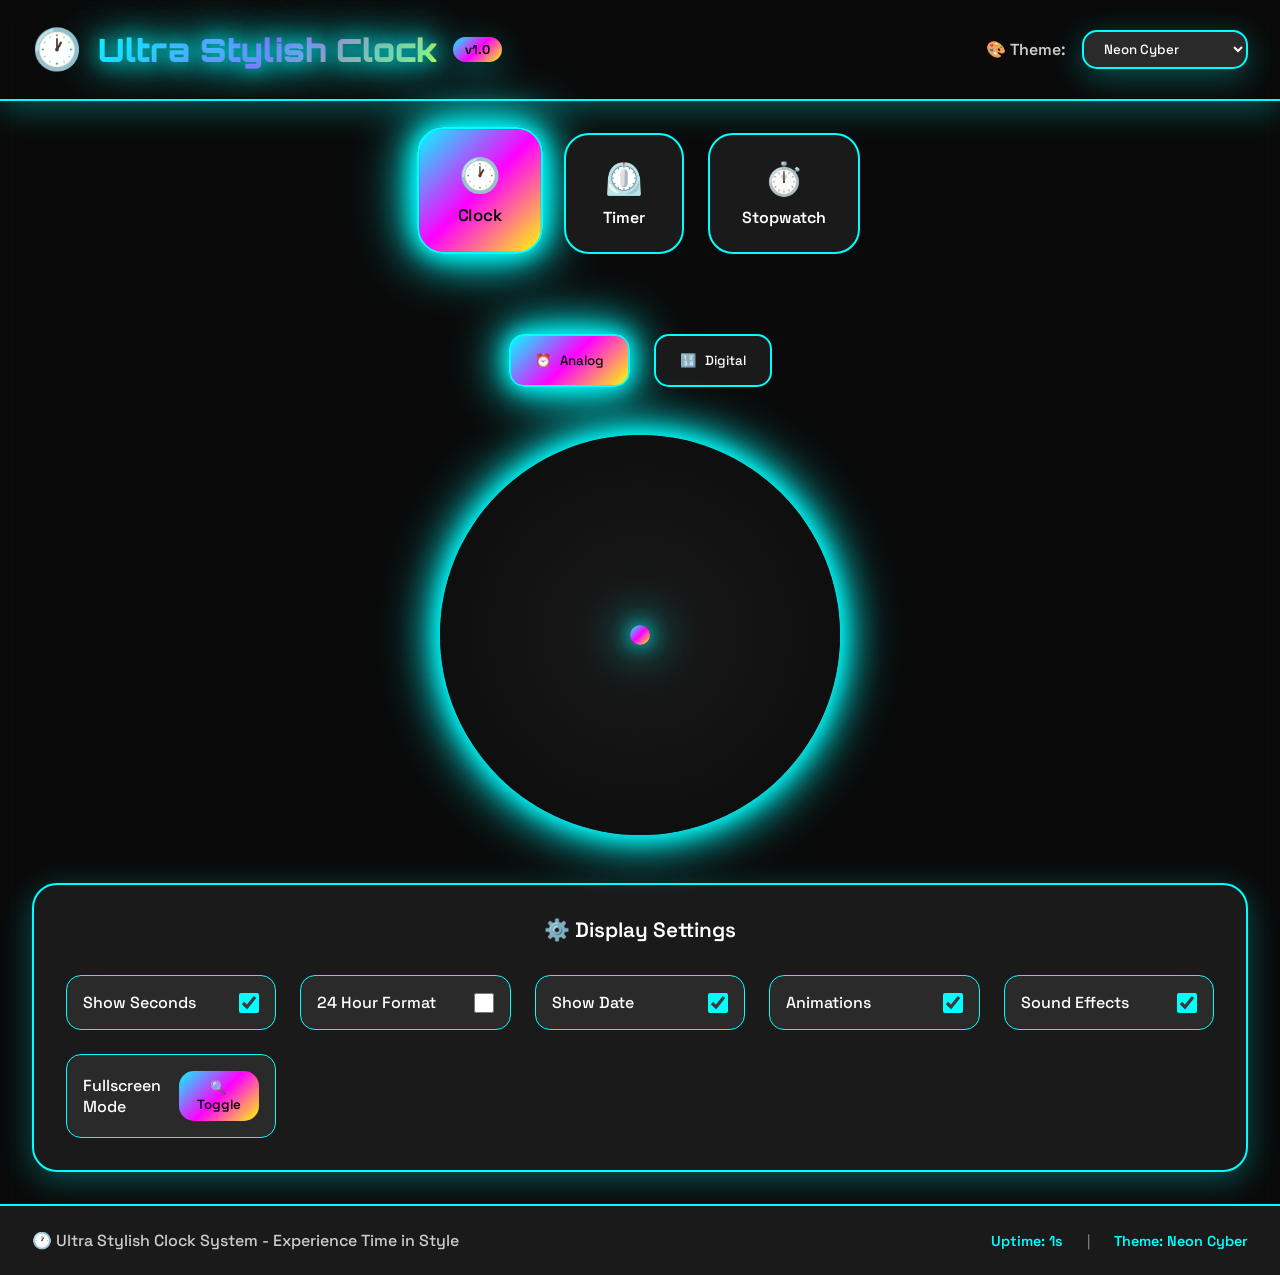
<file: index.html>
<!DOCTYPE html>
<html lang="ja">
<head>
    <meta charset="UTF-8">
    <meta name="viewport" content="width=device-width, initial-scale=1.0">
    <title>🕐 Ultra Stylish Clock System v1.0</title>
    <link rel="stylesheet" href="style.css">
    <link rel="preconnect" href="https://fonts.googleapis.com">
    <link rel="preconnect" href="https://fonts.gstatic.com" crossorigin>
    <link href="https://fonts.googleapis.com/css2?family=Orbitron:wght@400;700;900&family=Space+Grotesk:wght@300;400;500;600;700&display=swap" rel="stylesheet">
</head>
<body>
    <div id="app-container" class="app-container">
        <!-- Header with Theme Selector -->
        <header class="app-header">
            <div class="header-content">
                <div class="brand-title">
                    <span class="title-icon">🕐</span>
                    <h1 class="title-text">Ultra Stylish Clock</h1>
                    <span class="version-badge">v1.0</span>
                </div>
                
                <div class="theme-selector">
                    <label for="theme-select" class="theme-label">🎨 Theme:</label>
                    <select id="theme-select" class="theme-dropdown">
                        <option value="neon">Neon Cyber</option>
                        <option value="aurora">Aurora Borealis</option>
                        <option value="cosmic">Cosmic Space</option>
                        <option value="minimal">Minimal Modern</option>
                        <option value="retro">Retro Synthwave</option>
                        <option value="matrix">Matrix Green</option>
                    </select>
                </div>
            </div>
        </header>

        <!-- Main Content -->
        <main class="main-content">
            <!-- Mode Selector -->
            <section class="mode-selector">
                <button id="clock-mode" class="mode-btn active" data-mode="clock">
                    <span class="mode-icon">🕐</span>
                    <span class="mode-text">Clock</span>
                </button>
                <button id="timer-mode" class="mode-btn" data-mode="timer">
                    <span class="mode-icon">⏲️</span>
                    <span class="mode-text">Timer</span>
                </button>
                <button id="stopwatch-mode" class="mode-btn" data-mode="stopwatch">
                    <span class="mode-icon">⏱️</span>
                    <span class="mode-text">Stopwatch</span>
                </button>
            </section>

            <!-- Clock Display Container -->
            <div class="display-container">
                <!-- Clock Mode -->
                <div id="clock-display" class="display-panel active">
                    <div class="clock-types">
                        <button id="analog-btn" class="type-btn active" data-type="analog">
                            <span class="type-icon">⏰</span>
                            <span>Analog</span>
                        </button>
                        <button id="digital-btn" class="type-btn" data-type="digital">
                            <span class="type-icon">🔢</span>
                            <span>Digital</span>
                        </button>
                    </div>

                    <!-- Analog Clock -->
                    <div id="analog-clock" class="analog-clock active">
                        <canvas id="clock-canvas" width="400" height="400"></canvas>
                        <div class="clock-center"></div>
                    </div>

                    <!-- Digital Clock -->
                    <div id="digital-clock" class="digital-clock">
                        <div class="time-display">
                            <div id="digital-time" class="digital-time">00:00:00</div>
                            <div id="digital-date" class="digital-date">January 1, 2024</div>
                            <div id="digital-day" class="digital-day">Monday</div>
                        </div>
                        <div class="timezone-info">
                            <span id="timezone" class="timezone">JST</span>
                            <span id="ampm" class="ampm">AM</span>
                        </div>
                    </div>
                </div>

                <!-- Timer Mode -->
                <div id="timer-display" class="display-panel">
                    <div class="timer-container">
                        <div class="timer-input-section">
                            <div class="time-inputs">
                                <div class="input-group">
                                    <label>Hours</label>
                                    <input type="number" id="timer-hours" class="time-input" min="0" max="23" value="0">
                                </div>
                                <div class="input-group">
                                    <label>Minutes</label>
                                    <input type="number" id="timer-minutes" class="time-input" min="0" max="59" value="5">
                                </div>
                                <div class="input-group">
                                    <label>Seconds</label>
                                    <input type="number" id="timer-seconds" class="time-input" min="0" max="59" value="0">
                                </div>
                            </div>
                            <div class="timer-presets">
                                <button class="preset-btn" data-time="300">5 min</button>
                                <button class="preset-btn" data-time="600">10 min</button>
                                <button class="preset-btn" data-time="900">15 min</button>
                                <button class="preset-btn" data-time="1800">30 min</button>
                                <button class="preset-btn" data-time="3600">1 hour</button>
                            </div>
                        </div>
                        
                        <div class="timer-display-section">
                            <canvas id="timer-canvas" width="300" height="300"></canvas>
                            <div id="timer-time" class="timer-time">05:00</div>
                            <div id="timer-progress" class="timer-progress">Ready to start</div>
                        </div>
                        
                        <div class="timer-controls">
                            <button id="timer-start" class="control-btn primary">
                                <span class="btn-icon">▶️</span>
                                Start
                            </button>
                            <button id="timer-pause" class="control-btn secondary" disabled>
                                <span class="btn-icon">⏸️</span>
                                Pause
                            </button>
                            <button id="timer-reset" class="control-btn tertiary">
                                <span class="btn-icon">🔄</span>
                                Reset
                            </button>
                        </div>
                    </div>
                </div>

                <!-- Stopwatch Mode -->
                <div id="stopwatch-display" class="display-panel">
                    <div class="stopwatch-container">
                        <div class="stopwatch-display-section">
                            <canvas id="stopwatch-canvas" width="300" height="300"></canvas>
                            <div id="stopwatch-time" class="stopwatch-time">00:00:00</div>
                            <div id="stopwatch-milliseconds" class="stopwatch-milliseconds">.000</div>
                        </div>
                        
                        <div class="stopwatch-controls">
                            <button id="stopwatch-start" class="control-btn primary">
                                <span class="btn-icon">▶️</span>
                                Start
                            </button>
                            <button id="stopwatch-pause" class="control-btn secondary" disabled>
                                <span class="btn-icon">⏸️</span>
                                Pause
                            </button>
                            <button id="stopwatch-lap" class="control-btn tertiary" disabled>
                                <span class="btn-icon">🏃</span>
                                Lap
                            </button>
                            <button id="stopwatch-reset" class="control-btn tertiary">
                                <span class="btn-icon">🔄</span>
                                Reset
                            </button>
                        </div>
                        
                        <div class="lap-times">
                            <h3 class="lap-title">Lap Times</h3>
                            <div id="lap-list" class="lap-list">
                                <div class="no-laps">No lap times recorded</div>
                            </div>
                        </div>
                    </div>
                </div>
            </div>

            <!-- Settings Panel -->
            <section class="settings-panel">
                <h3 class="settings-title">⚙️ Display Settings</h3>
                <div class="settings-grid">
                    <div class="setting-item">
                        <label for="show-seconds">Show Seconds</label>
                        <input type="checkbox" id="show-seconds" class="setting-checkbox" checked>
                    </div>
                    <div class="setting-item">
                        <label for="24-hour">24 Hour Format</label>
                        <input type="checkbox" id="24-hour" class="setting-checkbox">
                    </div>
                    <div class="setting-item">
                        <label for="show-date">Show Date</label>
                        <input type="checkbox" id="show-date" class="setting-checkbox" checked>
                    </div>
                    <div class="setting-item">
                        <label for="animations">Animations</label>
                        <input type="checkbox" id="animations" class="setting-checkbox" checked>
                    </div>
                    <div class="setting-item">
                        <label for="sound-effects">Sound Effects</label>
                        <input type="checkbox" id="sound-effects" class="setting-checkbox" checked>
                    </div>
                    <div class="setting-item">
                        <label for="fullscreen-mode">Fullscreen Mode</label>
                        <button id="fullscreen-toggle" class="fullscreen-btn">🔍 Toggle</button>
                    </div>
                </div>
            </section>
        </main>

        <!-- Footer -->
        <footer class="app-footer">
            <div class="footer-content">
                <p class="footer-text">🕐 Ultra Stylish Clock System - Experience Time in Style</p>
                <div class="footer-stats">
                    <span id="uptime" class="stat">Uptime: 0s</span>
                    <span class="separator">|</span>
                    <span id="theme-info" class="stat">Theme: Neon Cyber</span>
                </div>
            </div>
        </footer>
    </div>

    <!-- Audio Elements for Sound Effects -->
    <audio id="tick-sound" preload="auto">
        <source src="[data-uri]" type="audio/wav">
    </audio>
    <audio id="timer-complete" preload="auto">
        <source src="[data-uri]" type="audio/wav">
    </audio>

    <script src="script.js"></script>
</body>
</html>
</file>
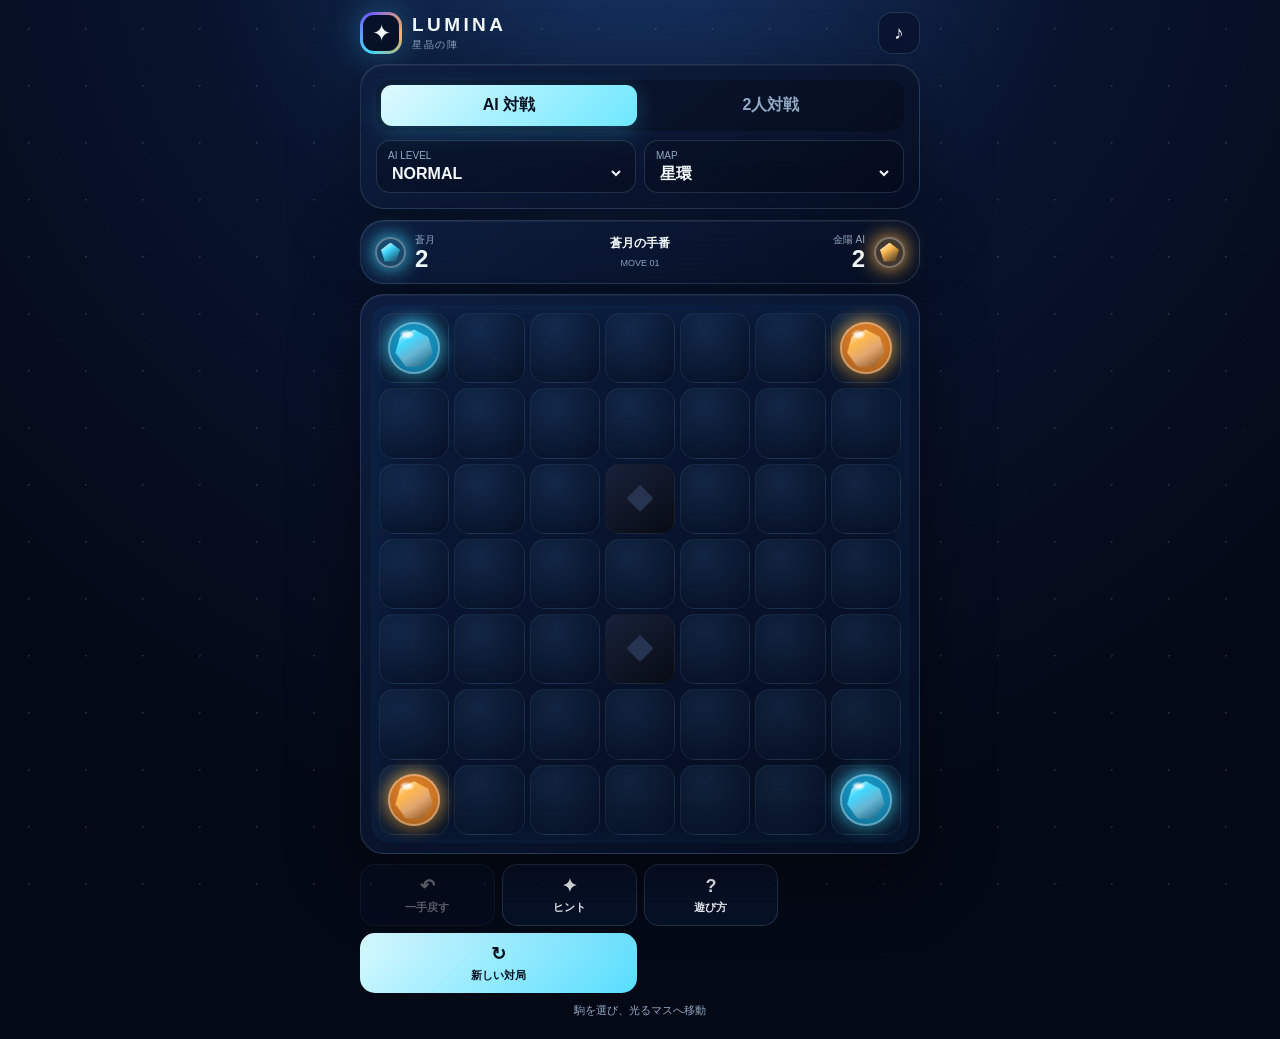
<file: lumina/index.html>
<!doctype html><html lang="ja"><head><meta charset="utf-8"><meta name="viewport" content="width=device-width,initial-scale=1,viewport-fit=cover,user-scalable=no"><meta name="theme-color" content="#050b1d"><title>LUMINA — 星晶の陣</title><style>
:root{color-scheme:dark;--bg:#050b1d;--panel:rgba(10,20,45,.78);--line:rgba(175,225,255,.16);--blue:#42d8ff;--gold:#ffb84d;--ink:#f5fbff;--muted:#91a8c4;font-family:-apple-system,BlinkMacSystemFont,"Hiragino Sans","Noto Sans JP",sans-serif;-webkit-tap-highlight-color:transparent}*{box-sizing:border-box}html,body{margin:0;min-height:100%;background:radial-gradient(circle at 50% -10%,#183666 0,#08132d 34%,#040916 72%);color:var(--ink);overflow-x:hidden}body{min-height:100vh;min-height:100dvh;padding:max(12px,env(safe-area-inset-top)) 12px max(14px,env(safe-area-inset-bottom));display:flex;justify-content:center}.stars,.stars:before,.stars:after{position:fixed;inset:0;pointer-events:none;content:"";background-image:radial-gradient(#fff 1px,transparent 1px);background-size:57px 57px;opacity:.13;animation:drift 26s linear infinite}.stars:before{background-size:91px 91px;transform:translate(15px,22px);opacity:.15;animation-duration:41s}.stars:after{background-size:131px 131px;transform:translate(43px,31px);opacity:.22;animation-duration:59s}@keyframes drift{to{background-position:240px 240px}}button,select{font:inherit}.app{width:min(100%,560px);position:relative;z-index:1}.top{display:flex;align-items:center;justify-content:space-between;margin-bottom:10px}.brand{display:flex;align-items:center;gap:10px}.logo{width:42px;height:42px;border-radius:14px;background:conic-gradient(from 210deg,#45dfff,#735bff,#ffb657,#45dfff);box-shadow:0 0 34px rgba(72,207,255,.35);position:relative}.logo:after{content:"✦";position:absolute;inset:3px;border-radius:11px;display:grid;place-items:center;background:#081228;font-size:23px}.title{font-weight:900;letter-spacing:.18em;font-size:19px}.sub{font-size:10px;color:var(--muted);letter-spacing:.16em;margin-top:2px}.iconbtn{width:42px;height:42px;border:1px solid var(--line);border-radius:14px;background:var(--panel);color:var(--ink);font-size:19px;backdrop-filter:blur(15px)}.panel{border:1px solid var(--line);background:linear-gradient(145deg,rgba(15,31,65,.9),rgba(6,14,34,.88));border-radius:24px;box-shadow:0 24px 70px rgba(0,0,0,.42),inset 0 1px rgba(255,255,255,.06);backdrop-filter:blur(18px)}.setup{padding:15px;margin-bottom:11px}.seg{display:grid;grid-template-columns:1fr 1fr;gap:6px;padding:5px;background:rgba(0,0,0,.25);border-radius:15px}.seg button{border:0;border-radius:11px;padding:10px;color:var(--muted);background:transparent;font-weight:800}.seg button.on{color:#06101f;background:linear-gradient(135deg,#dffaff,#6ee7ff);box-shadow:0 6px 22px rgba(65,210,255,.25)}.opts{display:grid;grid-template-columns:1fr 1fr;gap:8px;margin-top:9px}.select{border:1px solid var(--line);border-radius:14px;padding:9px 11px;background:rgba(0,0,0,.22)}.select span{display:block;color:var(--muted);font-size:10px;margin-bottom:3px}.select select{width:100%;border:0;outline:0;background:transparent;color:var(--ink);font-weight:800}.scorebar{display:grid;grid-template-columns:1fr auto 1fr;align-items:center;padding:12px 14px;margin-bottom:10px}.side{display:flex;align-items:center;gap:9px}.side.r{justify-content:flex-end;text-align:right}.gem{width:31px;height:31px;border-radius:50%;position:relative;box-shadow:inset 0 0 0 2px rgba(255,255,255,.3),0 0 20px currentColor}.gem:before{content:"";position:absolute;inset:6px;clip-path:polygon(50% 0,100% 38%,80% 100%,20% 100%,0 38%);background:linear-gradient(145deg,#fff,currentColor 38%,rgba(0,0,0,.25))}.blue{color:var(--blue);background:rgba(66,216,255,.25)}.gold{color:var(--gold);background:rgba(255,184,77,.25)}.pname{font-size:10px;color:var(--muted)}.num{font-size:24px;font-weight:900;line-height:1}.turn{text-align:center;min-width:112px}.turn b{display:block;font-size:12px}.turn span{font-size:9px;color:var(--muted)}.thinking:after{content:"…";animation:dots 1s steps(4,end) infinite}@keyframes dots{0%{clip-path:inset(0 100% 0 0)}to{clip-path:inset(0)}}.boardwrap{padding:10px;position:relative}.board{aspect-ratio:1;display:grid;grid-template-columns:repeat(7,1fr);gap:5px;padding:8px;border-radius:20px;background:linear-gradient(145deg,#0b1b3c,#050c1d);box-shadow:inset 0 0 40px rgba(42,132,211,.16)}.cell{position:relative;border:1px solid rgba(149,210,255,.1);border-radius:15px;background:radial-gradient(circle at 35% 25%,rgba(101,187,255,.11),rgba(5,14,34,.78));padding:0;min-width:0;overflow:visible}.cell:active{transform:scale(.94)}.cell.block{background:linear-gradient(145deg,#18213a,#070b14);border-color:rgba(255,255,255,.04)}.cell.block:after{content:"◆";position:absolute;inset:0;display:grid;place-items:center;color:#263451;font-size:clamp(15px,5vw,28px);text-shadow:0 1px rgba(255,255,255,.1)}.piece{position:absolute;inset:12%;border-radius:50%;transform:translateZ(0);animation:pop .23s cubic-bezier(.2,1.5,.4,1);box-shadow:inset 0 0 0 2px rgba(255,255,255,.34),inset 0 -7px 12px rgba(0,0,0,.2),0 7px 15px rgba(0,0,0,.36),0 0 18px currentColor}.piece:before{content:"";position:absolute;inset:14%;clip-path:polygon(50% 0,88% 20%,100% 62%,72% 100%,28% 100%,0 62%,12% 20%);background:linear-gradient(145deg,#fff 0,currentColor 31%,rgba(255,255,255,.35) 58%,rgba(0,0,0,.3) 100%)}.piece:after{content:"";position:absolute;left:25%;top:17%;width:22%;height:13%;border-radius:50%;background:#fff;filter:blur(1px);opacity:.85}.piece.b{color:var(--blue);background:#168fbd}.piece.g{color:var(--gold);background:#d47925}@keyframes pop{from{transform:scale(.1) rotate(-50deg);opacity:0}to{transform:scale(1)}}.cell.selected{outline:2px solid #fff;outline-offset:2px;z-index:2}.cell.legal:before{content:"";position:absolute;inset:32%;border-radius:50%;background:rgba(127,237,255,.7);box-shadow:0 0 18px #49dfff;animation:pulse 1s infinite}.cell.jump:before{background:transparent;border:2px solid rgba(255,215,129,.9);box-shadow:0 0 16px #ffb84d}.cell.hint{animation:hint .7s 2}@keyframes pulse{50%{transform:scale(.65);opacity:.45}}@keyframes hint{50%{box-shadow:inset 0 0 0 4px #fff,0 0 28px #fff}}.flash{position:absolute;inset:0;pointer-events:none;overflow:hidden;border-radius:24px}.spark{position:absolute;width:6px;height:6px;border-radius:50%;background:#fff;box-shadow:0 0 11px currentColor;animation:fly .65s ease-out forwards}@keyframes fly{to{transform:translate(var(--x),var(--y)) scale(0);opacity:0}}.controls{display:grid;grid-template-columns:repeat(4,1fr);gap:7px;margin-top:10px}.ctl{border:1px solid var(--line);border-radius:15px;background:var(--panel);color:var(--ink);padding:10px 4px;font-weight:800;font-size:11px}.ctl span{display:block;font-size:18px;margin-bottom:3px}.ctl:disabled{opacity:.35}.primary{grid-column:span 2;background:linear-gradient(135deg,#d7f9ff,#57ddff);color:#06101f;border:0}.status{text-align:center;margin:10px 0 5px;font-size:11px;color:var(--muted);min-height:17px}.modal{position:fixed;inset:0;z-index:20;background:rgba(1,4,12,.78);backdrop-filter:blur(14px);display:none;align-items:center;justify-content:center;padding:18px}.modal.show{display:flex}.card{width:min(100%,460px);max-height:85vh;overflow:auto;padding:23px}.card h2{margin:0 0 8px;font-size:25px}.card p,.card li{color:#b5c6da;line-height:1.65;font-size:13px}.card ol{padding-left:20px}.close{width:100%;padding:13px;border:0;border-radius:14px;background:linear-gradient(135deg,#dffaff,#68e4ff);color:#071126;font-weight:900}.result{text-align:center}.result .big{font-size:58px;margin:8px}.result h2{font-size:29px}.stats{display:grid;grid-template-columns:repeat(3,1fr);gap:6px;margin:16px 0}.stat{padding:10px 4px;border-radius:12px;background:rgba(255,255,255,.06)}.stat b{display:block;font-size:20px}.stat span{font-size:9px;color:var(--muted)}@media(max-height:720px){.setup{padding:9px}.opts{display:none}.boardwrap{padding:7px}.controls{margin-top:7px}.ctl{padding:7px 3px}.scorebar{padding:8px 12px}.top{margin-bottom:7px}.logo{width:36px;height:36px}.title{font-size:17px}}@media(prefers-reduced-motion:reduce){*,*:before,*:after{animation-duration:.001ms!important;animation-iteration-count:1!important}}
</style></head><body><div class="stars"></div><main class="app"><header class="top"><div class="brand"><div class="logo"></div><div><div class="title">LUMINA</div><div class="sub">星晶の陣</div></div></div><button class="iconbtn" id="sound" aria-label="サウンド">♪</button></header><section class="panel setup"><div class="seg"><button id="aiBtn" class="on">AI 対戦</button><button id="duoBtn">2人対戦</button></div><div class="opts"><label class="select"><span>AI LEVEL</span><select id="level"><option value="1">EASY</option><option value="2" selected>NORMAL</option><option value="3">HARD</option></select></label><label class="select"><span>MAP</span><select id="map"><option value="0">星環</option><option value="1">十字星</option><option value="2">双月</option></select></label></div></section><section class="panel scorebar"><div class="side"><div class="gem blue"></div><div><div class="pname">蒼月</div><div class="num" id="blueScore">2</div></div></div><div class="turn"><b id="turnText">蒼月の手番</b><span id="moveText">MOVE 01</span></div><div class="side r"><div><div class="pname" id="goldName">金陽 AI</div><div class="num" id="goldScore">2</div></div><div class="gem gold"></div></div></section><section class="panel boardwrap"><div class="board" id="board"></div><div class="flash" id="flash"></div></section><div class="controls"><button class="ctl" id="undo"><span>↶</span>一手戻す</button><button class="ctl" id="hint"><span>✦</span>ヒント</button><button class="ctl" id="rules"><span>?</span>遊び方</button><button class="ctl primary" id="restart"><span>↻</span>新しい対局</button></div><div class="status" id="status">駒を選び、光るマスへ移動</div></main><div class="modal" id="ruleModal"><div class="panel card"><h2>遊び方</h2><p>盤面を自分の光で満たす、短時間型の戦略ゲームです。</p><ol><li>自分の駒をタップします。</li><li><b>隣のマス</b>へ進むと、元の駒を残して増殖します。</li><li><b>2マス先</b>へ進むと、元の駒を消して跳躍します。</li><li>着地した駒の周囲8マスにある敵駒は、すべて味方へ反転します。</li><li>両者が動けないか盤面が埋まると終了。駒が多い側の勝利です。</li></ol><button class="close">対局へ戻る</button></div></div><div class="modal" id="resultModal"><div class="panel card result"><div class="big" id="resultIcon">✦</div><h2 id="resultTitle">勝利</h2><p id="resultText"></p><div class="stats"><div class="stat"><b id="wins">0</b><span>WIN</span></div><div class="stat"><b id="games">0</b><span>GAMES</span></div><div class="stat"><b id="streak">0</b><span>STREAK</span></div></div><button class="close" id="again">もう一度対戦</button></div></div><script>
(()=>{'use strict';const N=7,B=1,G=2,X=-1,MAPS=[[17,31],[9,11,23,25,37,39],[3,21,27,45]],$=s=>document.querySelector(s),boardEl=$('#board'),statusEl=$('#status'),turnEl=$('#turnText'),moveEl=$('#moveText'),bs=$('#blueScore'),gs=$('#goldScore');let board=[],turn=B,selected=-1,mode='ai',busy=false,moveNo=1,history=[],soundOn=true,audio=null,musicTimer=null,stats={wins:0,games:0,streak:0};try{stats=JSON.parse(localStorage.getItem('luminaStats')||JSON.stringify(stats))}catch(e){};function fresh(){board=Array(49).fill(0);board[0]=B;board[48]=B;board[6]=G;board[42]=G;for(const i of MAPS[+$('#map').value])board[i]=X;turn=B;selected=-1;busy=false;moveNo=1;history=[];render();statusEl.textContent='駒を選び、光るマスへ移動';$('#resultModal').classList.remove('show')}function xy(i){return[i%N,(i/N)|0]}function dist(a,b){const[x,y]=xy(a),[u,v]=xy(b);return Math.max(Math.abs(x-u),Math.abs(y-v))}function moves(p,b=board){const out=[];for(let i=0;i<49;i++)if(b[i]===p){const[x,y]=xy(i);for(let dy=-2;dy<=2;dy++)for(let dx=-2;dx<=2;dx++){const d=Math.max(Math.abs(dx),Math.abs(dy)),u=x+dx,v=y+dy,j=v*N+u;if(d&&d<=2&&u>=0&&u<N&&v>=0&&v<N&&b[j]===0)out.push([i,j,d])}}return out}function legalFrom(i){return moves(turn).filter(m=>m[0]===i)}function apply(m,b=board,p=turn){const[a,z,d]=m,n=b.slice();if(d===2)n[a]=0;n[z]=p;const[x,y]=xy(z);for(let dy=-1;dy<=1;dy++)for(let dx=-1;dx<=1;dx++){const u=x+dx,v=y+dy,j=v*N+u;if(u>=0&&u<N&&v>=0&&v<N&&n[j]>0&&n[j]!==p)n[j]=p}return n}function count(p,b=board){return b.reduce((n,v)=>n+(v===p),0)}function render(){boardEl.innerHTML='';const legal=selected>=0?legalFrom(selected):[];for(let i=0;i<49;i++){const c=document.createElement('button');c.className='cell';c.dataset.i=i;if(board[i]===X)c.classList.add('block');if(i===selected)c.classList.add('selected');const m=legal.find(x=>x[1]===i);if(m)c.classList.add('legal',m[2]===2?'jump':'clone');if(board[i]>0){const p=document.createElement('i');p.className='piece '+(board[i]===B?'b':'g');c.append(p)}c.onclick=()=>tap(i);boardEl.append(c)}bs.textContent=count(B);gs.textContent=count(G);turnEl.textContent=(turn===B?'蒼月':'金陽')+'の手番';moveEl.textContent='MOVE '+String(moveNo).padStart(2,'0');$('#goldName').textContent=mode==='ai'?'金陽 AI':'金陽';$('#undo').disabled=!history.length||busy;$('#hint').disabled=busy||turn===G&&mode==='ai'}function tap(i){wake();if(busy||board[i]===X)return;if(selected>=0){const m=legalFrom(selected).find(x=>x[1]===i);if(m){doMove(m);return}}if(board[i]===turn){selected=selected===i?-1:i;tone(520,.045,'sine',.035);render()}else{selected=-1;render()}}function doMove(m){history.push({board:board.slice(),turn,moveNo});board=apply(m);selected=-1;sparks(m[1],turn);tone(m[2]===1?760:430,.1,m[2]===1?'triangle':'sine',.07);setTimeout(()=>tone(980,.08,'sine',.035),60);turn=turn===B?G:B;moveNo++;render();next()}function next(){const cur=moves(turn);const other=moves(turn===B?G:B);if(!cur.length){if(!other.length||!board.includes(0)){finish();return}statusEl.textContent=(turn===B?'蒼月':'金陽')+'は動けないためパス';turn=turn===B?G:B;moveNo++;render();setTimeout(next,500);return}if(!board.includes(0)){finish();return}if(mode==='ai'&&turn===G){busy=true;turnEl.classList.add('thinking');statusEl.textContent='AIが星の流れを読んでいます';render();setTimeout(aiMove,280)}else statusEl.textContent='駒を選び、光るマスへ移動'}function evalBoard(b,p){const o=p===B?G:B;let s=(count(p,b)-count(o,b))*12+(moves(p,b).length-moves(o,b).length)*.7;for(let i=0;i<49;i++)if(b[i]===p){const[x,y]=xy(i);if((x===0||x===6)&&(y===0||y===6))s+=3;if(x===0||x===6||y===0||y===6)s+=.8}return s}function aiMove(){const ms=moves(G);let pick=ms[(Math.random()*ms.length)|0],lvl=+$('#level').value;if(lvl>1){let best=-1e9;for(const m of ms){const b=apply(m,board,G);let v=evalBoard(b,G);if(lvl===3){const replies=moves(B,b);if(replies.length){let worst=1e9;for(const r of replies){const b2=apply(r,b,B);let rv=evalBoard(b2,G);const coun=moves(G,b2);if(coun.length){let mx=-1e9;for(const q of coun)mx=Math.max(mx,evalBoard(apply(q,b2,G),G));rv=rv*.55+mx*.45}worst=Math.min(worst,rv)}v=v*.45+worst*.55}}v+=Math.random()*(lvl===2?4:.08);if(v>best){best=v;pick=m}}}busy=false;turnEl.classList.remove('thinking');doMove(pick)}function undo(){if(!history.length)return;let h=history.pop();if(mode==='ai'&&h.turn===G&&history.length)h=history.pop();board=h.board;turn=h.turn;moveNo=h.moveNo;selected=-1;busy=false;turnEl.classList.remove('thinking');tone(300,.08,'sine',.05);render();statusEl.textContent='一手戻しました'}function hint(){const ms=moves(turn);if(!ms.length)return;let best=ms[0],v=-1e9;for(const m of ms){const q=evalBoard(apply(m),turn);if(q>v){v=q;best=m}}selected=best[0];render();const el=boardEl.children[best[1]];el.classList.add('hint');statusEl.textContent='白く光るマスがおすすめ';tone(880,.13,'triangle',.05)}function finish(){busy=false;const b=count(B),g=count(G),win=b>g,draw=b===g;stats.games++;if(mode==='ai'){if(win){stats.wins++;stats.streak++}else stats.streak=0}try{localStorage.setItem('luminaStats',JSON.stringify(stats))}catch(e){};$('#wins').textContent=stats.wins;$('#games').textContent=stats.games;$('#streak').textContent=stats.streak;$('#resultIcon').textContent=draw?'◇':win?'✦':'◆';$('#resultTitle').textContent=draw?'引き分け':win?'蒼月の勝利':'金陽の勝利';$('#resultText').textContent=`最終スコア　蒼月 ${b} — ${g} 金陽`;$('#resultModal').classList.add('show');tone(win?1040:260,.35,win?'triangle':'sine',.08);if(win)setTimeout(()=>tone(1320,.45,'sine',.05),120)}function sparks(i,p){const r=boardEl.children[i].getBoundingClientRect(),f=$('#flash').getBoundingClientRect(),cx=r.left-f.left+r.width/2,cy=r.top-f.top+r.height/2;for(let k=0;k<14;k++){const s=document.createElement('i'),a=Math.random()*Math.PI*2,d=25+Math.random()*55;s.className='spark';s.style.left=cx+'px';s.style.top=cy+'px';s.style.color=p===B?'#42d8ff':'#ffb84d';s.style.setProperty('--x',Math.cos(a)*d+'px');s.style.setProperty('--y',Math.sin(a)*d+'px');$('#flash').append(s);setTimeout(()=>s.remove(),700)}}function wake(){if(!soundOn)return;if(!audio)audio=new(window.AudioContext||window.webkitAudioContext)();if(audio.state==='suspended')audio.resume();if(!musicTimer){musicTimer=setInterval(()=>{if(!soundOn||!audio)return;const n=[174,220,261,329][(Date.now()/2400|0)%4];tone(n,1.7,'sine',.008)},2400)}}function tone(freq,d,type='sine',vol=.04){if(!soundOn)return;wake();const o=audio.createOscillator(),g=audio.createGain();o.type=type;o.frequency.value=freq;g.gain.setValueAtTime(0.0001,audio.currentTime);g.gain.exponentialRampToValueAtTime(vol,audio.currentTime+.015);g.gain.exponentialRampToValueAtTime(.0001,audio.currentTime+d);o.connect(g).connect(audio.destination);o.start();o.stop(audio.currentTime+d+.03)}$('#aiBtn').onclick=()=>{mode='ai';$('#aiBtn').classList.add('on');$('#duoBtn').classList.remove('on');fresh()};$('#duoBtn').onclick=()=>{mode='duo';$('#duoBtn').classList.add('on');$('#aiBtn').classList.remove('on');fresh()};$('#map').onchange=fresh;$('#restart').onclick=fresh;$('#undo').onclick=undo;$('#hint').onclick=hint;$('#rules').onclick=()=>$('#ruleModal').classList.add('show');$('#ruleModal .close').onclick=()=>$('#ruleModal').classList.remove('show');$('#again').onclick=fresh;$('#sound').onclick=()=>{soundOn=!soundOn;$('#sound').textContent=soundOn?'♪':'×';if(soundOn){wake();tone(700,.08)}else if(audio)audio.suspend()};document.addEventListener('visibilitychange',()=>{if(audio&&document.hidden)audio.suspend()});fresh()})();
</script></body></html>
</file>
<file: style.css>
/* Ultra Stylish Clock System - Professional Styling */

:root {
    /* Base Colors */
    --bg-primary: #0a0a0a;
    --bg-secondary: #1a1a1a;
    --bg-tertiary: #2a2a2a;
    --text-primary: #ffffff;
    --text-secondary: #cccccc;
    --text-accent: #888888;
    
    /* Theme Colors - Neon Cyber (Default) */
    --theme-primary: #00ffff;
    --theme-secondary: #ff00ff;
    --theme-accent: #ffff00;
    --theme-gradient: linear-gradient(135deg, #00ffff 0%, #ff00ff 50%, #ffff00 100%);
    --theme-glow: 0 0 20px #00ffff, 0 0 40px #00ffff, 0 0 60px #00ffff;
    --theme-shadow: 0 8px 32px rgba(0, 255, 255, 0.3);
    
    /* Layout */
    --border-radius: 15px;
    --border-radius-lg: 25px;
    --spacing-xs: 8px;
    --spacing-sm: 16px;
    --spacing-md: 24px;
    --spacing-lg: 32px;
    --spacing-xl: 48px;
    
    /* Fonts */
    --font-primary: 'Space Grotesk', sans-serif;
    --font-mono: 'Orbitron', monospace;
    
    /* Animations */
    --transition-fast: 0.2s ease;
    --transition-smooth: 0.4s cubic-bezier(0.4, 0, 0.2, 1);
    --transition-bounce: 0.6s cubic-bezier(0.68, -0.55, 0.265, 1.55);
}

/* Theme Variations */
.theme-aurora {
    --theme-primary: #00ff88;
    --theme-secondary: #88ff00;
    --theme-accent: #0088ff;
    --theme-gradient: linear-gradient(135deg, #00ff88 0%, #88ff00 50%, #0088ff 100%);
    --theme-glow: 0 0 20px #00ff88, 0 0 40px #00ff88, 0 0 60px #00ff88;
    --theme-shadow: 0 8px 32px rgba(0, 255, 136, 0.3);
}

.theme-cosmic {
    --theme-primary: #8a2be2;
    --theme-secondary: #ff1493;
    --theme-accent: #ffd700;
    --theme-gradient: linear-gradient(135deg, #8a2be2 0%, #ff1493 50%, #ffd700 100%);
    --theme-glow: 0 0 20px #8a2be2, 0 0 40px #8a2be2, 0 0 60px #8a2be2;
    --theme-shadow: 0 8px 32px rgba(138, 43, 226, 0.3);
}

.theme-minimal {
    --bg-primary: #f8f9fa;
    --bg-secondary: #e9ecef;
    --bg-tertiary: #dee2e6;
    --text-primary: #212529;
    --text-secondary: #495057;
    --text-accent: #6c757d;
    --theme-primary: #007bff;
    --theme-secondary: #6c757d;
    --theme-accent: #28a745;
    --theme-gradient: linear-gradient(135deg, #007bff 0%, #6c757d 50%, #28a745 100%);
    --theme-glow: 0 0 20px rgba(0, 123, 255, 0.3);
    --theme-shadow: 0 8px 32px rgba(0, 123, 255, 0.2);
}

.theme-retro {
    --theme-primary: #ff0080;
    --theme-secondary: #00ff80;
    --theme-accent: #8000ff;
    --theme-gradient: linear-gradient(135deg, #ff0080 0%, #00ff80 50%, #8000ff 100%);
    --theme-glow: 0 0 20px #ff0080, 0 0 40px #ff0080, 0 0 60px #ff0080;
    --theme-shadow: 0 8px 32px rgba(255, 0, 128, 0.3);
}

.theme-matrix {
    --theme-primary: #00ff00;
    --theme-secondary: #40ff40;
    --theme-accent: #80ff80;
    --theme-gradient: linear-gradient(135deg, #00ff00 0%, #40ff40 50%, #80ff80 100%);
    --theme-glow: 0 0 20px #00ff00, 0 0 40px #00ff00, 0 0 60px #00ff00;
    --theme-shadow: 0 8px 32px rgba(0, 255, 0, 0.3);
}

/* Base Styles */
* {
    margin: 0;
    padding: 0;
    box-sizing: border-box;
}

body {
    font-family: var(--font-primary);
    background: var(--bg-primary);
    color: var(--text-primary);
    min-height: 100vh;
    overflow-x: hidden;
    position: relative;
}

body::before {
    content: '';
    position: fixed;
    top: 0;
    left: 0;
    width: 100%;
    height: 100%;
    background: 
        radial-gradient(circle at 20% 50%, var(--theme-primary)20, transparent 40%),
        radial-gradient(circle at 80% 20%, var(--theme-secondary)20, transparent 40%),
        radial-gradient(circle at 40% 80%, var(--theme-accent)20, transparent 40%);
    opacity: 0.05;
    z-index: -1;
    animation: backgroundPulse 8s ease-in-out infinite;
}

@keyframes backgroundPulse {
    0%, 100% { opacity: 0.05; }
    50% { opacity: 0.1; }
}

/* App Container */
.app-container {
    min-height: 100vh;
    display: flex;
    flex-direction: column;
    backdrop-filter: blur(10px);
}

/* Header */
.app-header {
    background: linear-gradient(135deg, var(--bg-secondary)80, var(--bg-tertiary)20);
    border-bottom: 2px solid var(--theme-primary);
    padding: var(--spacing-md) var(--spacing-lg);
    box-shadow: var(--theme-shadow);
    position: relative;
    overflow: hidden;
}

.app-header::before {
    content: '';
    position: absolute;
    top: 0;
    left: -100%;
    width: 100%;
    height: 100%;
    background: var(--theme-gradient);
    opacity: 0.1;
    animation: headerShine 3s ease-in-out infinite;
}

@keyframes headerShine {
    0% { left: -100%; }
    50% { left: 0%; }
    100% { left: 100%; }
}

.header-content {
    display: flex;
    justify-content: space-between;
    align-items: center;
    position: relative;
    z-index: 1;
}

.brand-title {
    display: flex;
    align-items: center;
    gap: var(--spacing-sm);
}

.title-icon {
    font-size: 2.5rem;
    filter: drop-shadow(var(--theme-glow));
    animation: iconFloat 3s ease-in-out infinite;
}

@keyframes iconFloat {
    0%, 100% { transform: translateY(0px) rotate(0deg); }
    50% { transform: translateY(-5px) rotate(5deg); }
}

.title-text {
    font-family: var(--font-mono);
    font-size: 2rem;
    font-weight: 900;
    background: var(--theme-gradient);
    -webkit-background-clip: text;
    -webkit-text-fill-color: transparent;
    background-clip: text;
    text-shadow: var(--theme-glow);
}

.version-badge {
    background: var(--theme-gradient);
    color: var(--bg-primary);
    padding: 4px 12px;
    border-radius: var(--border-radius);
    font-size: 0.8rem;
    font-weight: 700;
    box-shadow: var(--theme-shadow);
}

.theme-selector {
    display: flex;
    align-items: center;
    gap: var(--spacing-sm);
}

.theme-label {
    font-weight: 600;
    color: var(--text-secondary);
}

.theme-dropdown {
    background: var(--bg-tertiary);
    border: 2px solid var(--theme-primary);
    border-radius: var(--border-radius);
    color: var(--text-primary);
    padding: var(--spacing-xs) var(--spacing-sm);
    font-family: var(--font-primary);
    font-weight: 500;
    cursor: pointer;
    transition: var(--transition-smooth);
    box-shadow: var(--theme-shadow);
}

.theme-dropdown:focus {
    outline: none;
    border-color: var(--theme-secondary);
    box-shadow: var(--theme-glow);
}

/* Main Content */
.main-content {
    flex: 1;
    padding: var(--spacing-lg);
    display: flex;
    flex-direction: column;
    gap: var(--spacing-xl);
}

/* Mode Selector */
.mode-selector {
    display: flex;
    justify-content: center;
    gap: var(--spacing-md);
    margin-bottom: var(--spacing-lg);
}

.mode-btn {
    background: var(--bg-secondary);
    border: 2px solid var(--theme-primary);
    border-radius: var(--border-radius-lg);
    padding: var(--spacing-md) var(--spacing-lg);
    color: var(--text-primary);
    font-family: var(--font-primary);
    font-weight: 600;
    cursor: pointer;
    transition: var(--transition-bounce);
    display: flex;
    flex-direction: column;
    align-items: center;
    gap: var(--spacing-xs);
    min-width: 120px;
    position: relative;
    overflow: hidden;
}

.mode-btn::before {
    content: '';
    position: absolute;
    top: 0;
    left: -100%;
    width: 100%;
    height: 100%;
    background: var(--theme-gradient);
    opacity: 0;
    transition: var(--transition-smooth);
}

.mode-btn:hover::before {
    left: 0;
    opacity: 0.1;
}

.mode-btn:hover {
    transform: translateY(-3px);
    box-shadow: var(--theme-glow);
    border-color: var(--theme-secondary);
}

.mode-btn.active {
    background: var(--theme-gradient);
    color: var(--bg-primary);
    transform: translateY(-3px) scale(1.05);
    box-shadow: var(--theme-glow);
}

.mode-icon {
    font-size: 2rem;
    display: block;
}

.mode-text {
    font-size: 1rem;
    position: relative;
    z-index: 1;
}

/* Display Container */
.display-container {
    flex: 1;
    display: flex;
    justify-content: center;
    align-items: center;
    position: relative;
}

.display-panel {
    display: none;
    width: 100%;
    max-width: 800px;
    margin: 0 auto;
}

.display-panel.active {
    display: block;
    animation: fadeInUp 0.5s ease-out;
}

@keyframes fadeInUp {
    from {
        opacity: 0;
        transform: translateY(30px);
    }
    to {
        opacity: 1;
        transform: translateY(0);
    }
}

/* Clock Types */
.clock-types {
    display: flex;
    justify-content: center;
    gap: var(--spacing-md);
    margin-bottom: var(--spacing-xl);
}

.type-btn {
    background: var(--bg-secondary);
    border: 2px solid var(--theme-primary);
    border-radius: var(--border-radius);
    padding: var(--spacing-sm) var(--spacing-md);
    color: var(--text-primary);
    font-family: var(--font-primary);
    font-weight: 500;
    cursor: pointer;
    transition: var(--transition-smooth);
    display: flex;
    align-items: center;
    gap: var(--spacing-xs);
}

.type-btn:hover {
    background: var(--theme-primary);
    color: var(--bg-primary);
    transform: translateY(-2px);
}

.type-btn.active {
    background: var(--theme-gradient);
    color: var(--bg-primary);
    box-shadow: var(--theme-glow);
}

/* Analog Clock */
.analog-clock {
    display: none;
    position: relative;
    display: flex;
    justify-content: center;
    align-items: center;
}

.analog-clock.active {
    display: flex;
}

#clock-canvas {
    border-radius: 50%;
    box-shadow: var(--theme-glow);
    background: radial-gradient(circle, var(--bg-secondary) 0%, var(--bg-primary) 100%);
}

.clock-center {
    position: absolute;
    width: 20px;
    height: 20px;
    background: var(--theme-gradient);
    border-radius: 50%;
    z-index: 10;
    box-shadow: var(--theme-glow);
}

/* Digital Clock */
.digital-clock {
    display: none;
    text-align: center;
    padding: var(--spacing-xl);
    background: var(--bg-secondary);
    border-radius: var(--border-radius-lg);
    border: 2px solid var(--theme-primary);
    box-shadow: var(--theme-shadow);
}

.digital-clock.active {
    display: block;
}

.time-display {
    margin-bottom: var(--spacing-lg);
}

.digital-time {
    font-family: var(--font-mono);
    font-size: 4rem;
    font-weight: 900;
    background: var(--theme-gradient);
    -webkit-background-clip: text;
    -webkit-text-fill-color: transparent;
    background-clip: text;
    text-shadow: var(--theme-glow);
    margin-bottom: var(--spacing-sm);
    animation: digitPulse 2s ease-in-out infinite;
}

@keyframes digitPulse {
    0%, 100% { transform: scale(1); }
    50% { transform: scale(1.02); }
}

.digital-date {
    font-size: 1.5rem;
    font-weight: 600;
    color: var(--text-secondary);
    margin-bottom: var(--spacing-xs);
}

.digital-day {
    font-size: 1.2rem;
    color: var(--theme-primary);
    font-weight: 500;
}

.timezone-info {
    display: flex;
    justify-content: center;
    gap: var(--spacing-md);
    font-size: 1rem;
    font-weight: 600;
}

.timezone {
    color: var(--theme-secondary);
}

.ampm {
    color: var(--theme-accent);
}

/* Timer Container */
.timer-container {
    display: flex;
    flex-direction: column;
    gap: var(--spacing-xl);
    align-items: center;
}

.timer-input-section {
    display: flex;
    flex-direction: column;
    gap: var(--spacing-lg);
    align-items: center;
}

.time-inputs {
    display: flex;
    gap: var(--spacing-md);
}

.input-group {
    display: flex;
    flex-direction: column;
    align-items: center;
    gap: var(--spacing-xs);
}

.input-group label {
    font-size: 0.9rem;
    font-weight: 600;
    color: var(--text-secondary);
}

.time-input {
    width: 80px;
    padding: var(--spacing-sm);
    background: var(--bg-secondary);
    border: 2px solid var(--theme-primary);
    border-radius: var(--border-radius);
    color: var(--text-primary);
    font-family: var(--font-mono);
    font-size: 1.2rem;
    font-weight: 700;
    text-align: center;
    transition: var(--transition-smooth);
}

.time-input:focus {
    outline: none;
    border-color: var(--theme-secondary);
    box-shadow: var(--theme-glow);
}

.timer-presets {
    display: flex;
    gap: var(--spacing-sm);
    flex-wrap: wrap;
    justify-content: center;
}

.preset-btn {
    background: var(--bg-tertiary);
    border: 1px solid var(--theme-primary);
    border-radius: var(--border-radius);
    padding: var(--spacing-xs) var(--spacing-sm);
    color: var(--text-primary);
    font-family: var(--font-primary);
    font-size: 0.9rem;
    cursor: pointer;
    transition: var(--transition-fast);
}

.preset-btn:hover {
    background: var(--theme-primary);
    color: var(--bg-primary);
}

.timer-display-section {
    position: relative;
    display: flex;
    flex-direction: column;
    align-items: center;
    gap: var(--spacing-md);
}

#timer-canvas {
    border-radius: 50%;
    box-shadow: var(--theme-glow);
}

.timer-time {
    font-family: var(--font-mono);
    font-size: 3rem;
    font-weight: 900;
    background: var(--theme-gradient);
    -webkit-background-clip: text;
    -webkit-text-fill-color: transparent;
    background-clip: text;
    position: absolute;
    top: 50%;
    left: 50%;
    transform: translate(-50%, -50%);
}

.timer-progress {
    font-size: 1.2rem;
    color: var(--text-secondary);
    font-weight: 500;
}

/* Stopwatch Container */
.stopwatch-container {
    display: flex;
    flex-direction: column;
    gap: var(--spacing-xl);
    align-items: center;
}

.stopwatch-display-section {
    position: relative;
    display: flex;
    flex-direction: column;
    align-items: center;
    gap: var(--spacing-md);
}

#stopwatch-canvas {
    border-radius: 50%;
    box-shadow: var(--theme-glow);
}

.stopwatch-time {
    font-family: var(--font-mono);
    font-size: 2.5rem;
    font-weight: 900;
    background: var(--theme-gradient);
    -webkit-background-clip: text;
    -webkit-text-fill-color: transparent;
    background-clip: text;
    position: absolute;
    top: 40%;
    left: 50%;
    transform: translate(-50%, -50%);
}

.stopwatch-milliseconds {
    font-family: var(--font-mono);
    font-size: 1.5rem;
    font-weight: 700;
    color: var(--theme-accent);
    position: absolute;
    top: 60%;
    left: 50%;
    transform: translate(-50%, -50%);
}

/* Controls */
.timer-controls,
.stopwatch-controls {
    display: flex;
    gap: var(--spacing-md);
    flex-wrap: wrap;
    justify-content: center;
}

.control-btn {
    background: var(--bg-secondary);
    border: 2px solid var(--theme-primary);
    border-radius: var(--border-radius-lg);
    padding: var(--spacing-md) var(--spacing-lg);
    color: var(--text-primary);
    font-family: var(--font-primary);
    font-weight: 600;
    cursor: pointer;
    transition: var(--transition-smooth);
    display: flex;
    align-items: center;
    gap: var(--spacing-xs);
    min-width: 120px;
    justify-content: center;
}

.control-btn:hover:not(:disabled) {
    transform: translateY(-3px);
    box-shadow: var(--theme-glow);
}

.control-btn:disabled {
    opacity: 0.5;
    cursor: not-allowed;
}

.control-btn.primary {
    background: var(--theme-gradient);
    color: var(--bg-primary);
}

.control-btn.secondary {
    border-color: var(--theme-secondary);
}

.control-btn.tertiary {
    border-color: var(--theme-accent);
}

.btn-icon {
    font-size: 1.2rem;
}

/* Lap Times */
.lap-times {
    width: 100%;
    max-width: 400px;
}

.lap-title {
    text-align: center;
    color: var(--text-secondary);
    margin-bottom: var(--spacing-md);
    font-size: 1.2rem;
}

.lap-list {
    background: var(--bg-secondary);
    border-radius: var(--border-radius);
    padding: var(--spacing-md);
    max-height: 200px;
    overflow-y: auto;
    border: 1px solid var(--theme-primary);
}

.lap-item {
    display: flex;
    justify-content: space-between;
    align-items: center;
    padding: var(--spacing-xs) 0;
    border-bottom: 1px solid var(--bg-tertiary);
    font-family: var(--font-mono);
    font-size: 0.9rem;
}

.lap-item:last-child {
    border-bottom: none;
}

.lap-number {
    color: var(--theme-primary);
    font-weight: 700;
}

.lap-time {
    color: var(--text-primary);
    font-weight: 600;
}

.no-laps {
    text-align: center;
    color: var(--text-accent);
    font-style: italic;
}

/* Settings Panel */
.settings-panel {
    background: var(--bg-secondary);
    border-radius: var(--border-radius-lg);
    padding: var(--spacing-lg);
    border: 2px solid var(--theme-primary);
    box-shadow: var(--theme-shadow);
}

.settings-title {
    text-align: center;
    color: var(--text-primary);
    margin-bottom: var(--spacing-lg);
    font-size: 1.3rem;
    font-weight: 600;
}

.settings-grid {
    display: grid;
    grid-template-columns: repeat(auto-fit, minmax(200px, 1fr));
    gap: var(--spacing-md);
}

.setting-item {
    display: flex;
    justify-content: space-between;
    align-items: center;
    padding: var(--spacing-sm);
    background: var(--bg-tertiary);
    border-radius: var(--border-radius);
    border: 1px solid var(--theme-primary);
}

.setting-item label {
    font-weight: 500;
    color: var(--text-primary);
}

.setting-checkbox {
    width: 20px;
    height: 20px;
    accent-color: var(--theme-primary);
    cursor: pointer;
}

.fullscreen-btn {
    background: var(--theme-gradient);
    border: none;
    border-radius: var(--border-radius);
    padding: var(--spacing-xs) var(--spacing-sm);
    color: var(--bg-primary);
    font-family: var(--font-primary);
    font-weight: 600;
    cursor: pointer;
    transition: var(--transition-smooth);
}

.fullscreen-btn:hover {
    transform: scale(1.05);
    box-shadow: var(--theme-glow);
}

/* Footer */
.app-footer {
    background: var(--bg-secondary);
    border-top: 2px solid var(--theme-primary);
    padding: var(--spacing-md) var(--spacing-lg);
    text-align: center;
}

.footer-content {
    display: flex;
    justify-content: space-between;
    align-items: center;
    flex-wrap: wrap;
    gap: var(--spacing-md);
}

.footer-text {
    font-weight: 500;
    color: var(--text-secondary);
}

.footer-stats {
    display: flex;
    gap: var(--spacing-md);
    align-items: center;
    font-size: 0.9rem;
}

.stat {
    color: var(--theme-primary);
    font-weight: 600;
}

.separator {
    color: var(--text-accent);
}

/* Responsive Design */
@media (max-width: 768px) {
    .header-content {
        flex-direction: column;
        gap: var(--spacing-md);
    }
    
    .mode-selector {
        flex-direction: column;
        align-items: center;
    }
    
    .mode-btn {
        min-width: 150px;
    }
    
    .time-inputs {
        flex-direction: column;
        align-items: center;
    }
    
    .timer-controls,
    .stopwatch-controls {
        flex-direction: column;
        align-items: center;
    }
    
    .control-btn {
        min-width: 200px;
    }
    
    .digital-time {
        font-size: 2.5rem;
    }
    
    .timer-time {
        font-size: 2rem;
    }
    
    .stopwatch-time {
        font-size: 1.8rem;
    }
    
    .footer-content {
        flex-direction: column;
        text-align: center;
    }
    
    .settings-grid {
        grid-template-columns: 1fr;
    }
}

@media (max-width: 480px) {
    .main-content {
        padding: var(--spacing-md);
    }
    
    .app-header {
        padding: var(--spacing-sm) var(--spacing-md);
    }
    
    .title-text {
        font-size: 1.5rem;
    }
    
    .digital-time {
        font-size: 2rem;
    }
    
    .timer-time {
        font-size: 1.5rem;
    }
    
    .stopwatch-time {
        font-size: 1.3rem;
    }
    
    #clock-canvas,
    #timer-canvas,
    #stopwatch-canvas {
        width: 250px;
        height: 250px;
    }
    
    .preset-btn {
        font-size: 0.8rem;
        padding: 6px 12px;
    }
}

/* Animation Classes */
.pulse {
    animation: pulse 1s ease-in-out infinite;
}

@keyframes pulse {
    0%, 100% { transform: scale(1); }
    50% { transform: scale(1.05); }
}

.shake {
    animation: shake 0.5s ease-in-out;
}

@keyframes shake {
    0%, 100% { transform: translateX(0); }
    25% { transform: translateX(-5px); }
    75% { transform: translateX(5px); }
}

.glow {
    box-shadow: var(--theme-glow) !important;
    border-color: var(--theme-secondary) !important;
}

/* Scrollbar Styling */
::-webkit-scrollbar {
    width: 8px;
}

::-webkit-scrollbar-track {
    background: var(--bg-secondary);
    border-radius: 4px;
}

::-webkit-scrollbar-thumb {
    background: var(--theme-primary);
    border-radius: 4px;
}

::-webkit-scrollbar-thumb:hover {
    background: var(--theme-secondary);
}

/* Selection Colors */
::selection {
    background: var(--theme-primary);
    color: var(--bg-primary);
}
</file>
